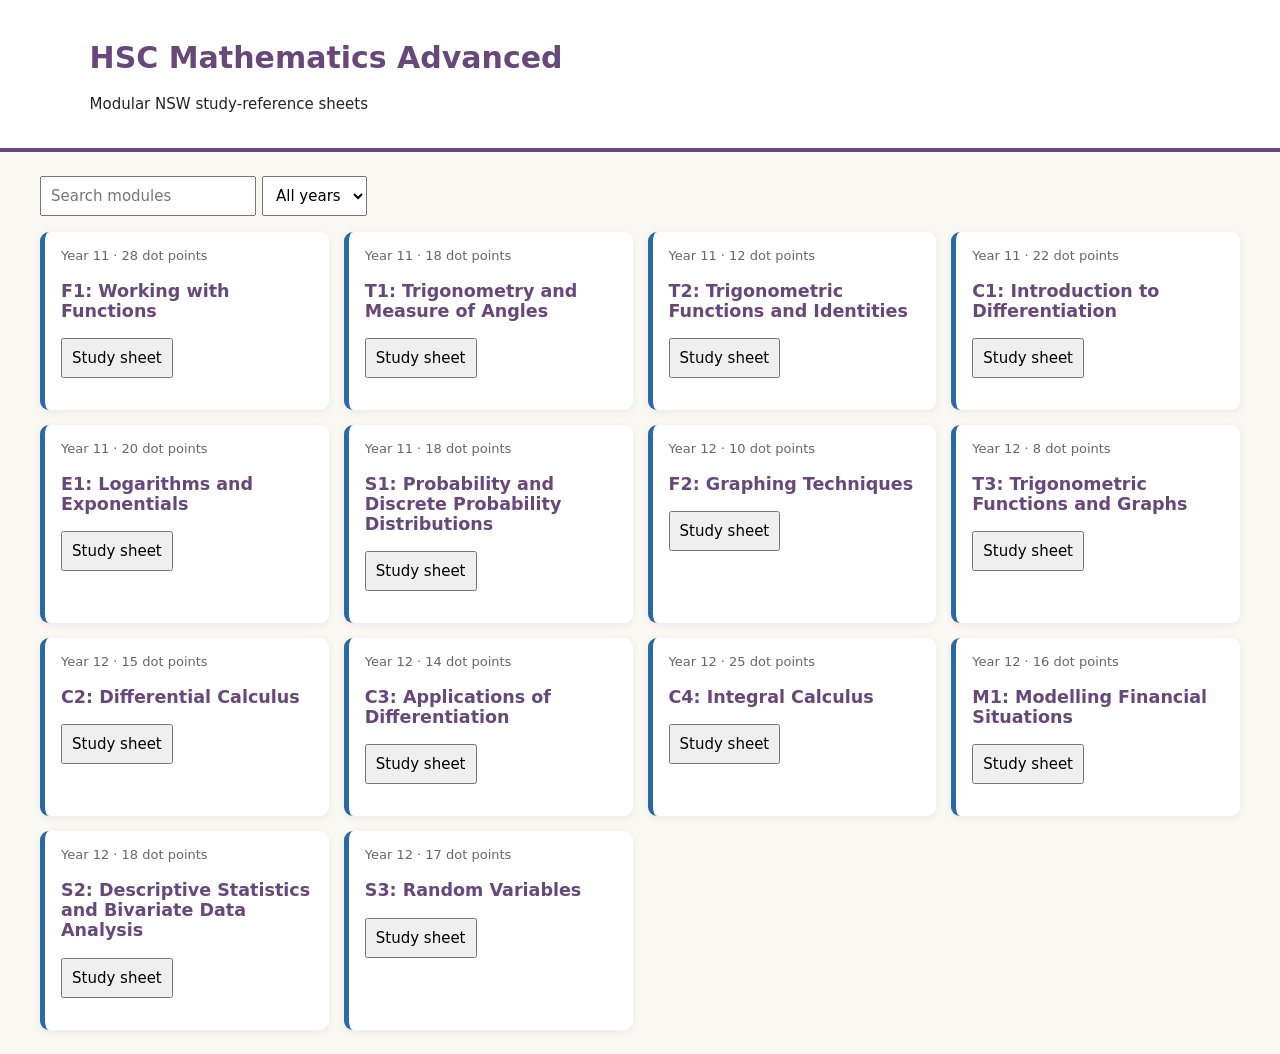
<file: index.html>
<!doctype html><meta charset="utf-8"><meta name="viewport" content="width=device-width,initial-scale=1"><link rel="stylesheet" href="styles.css"><title>HSC Study Sheets</title><header><h1>HSC Mathematics Advanced</h1><p>Modular NSW study-reference sheets</p></header><main><input id="q" placeholder="Search modules"><select id="year"><option value="">All years</option><option>Year 11</option><option>Year 12</option></select><div id="cards"></div><article id="sheet" hidden></article></main><script src="app.js"></script>
</file>
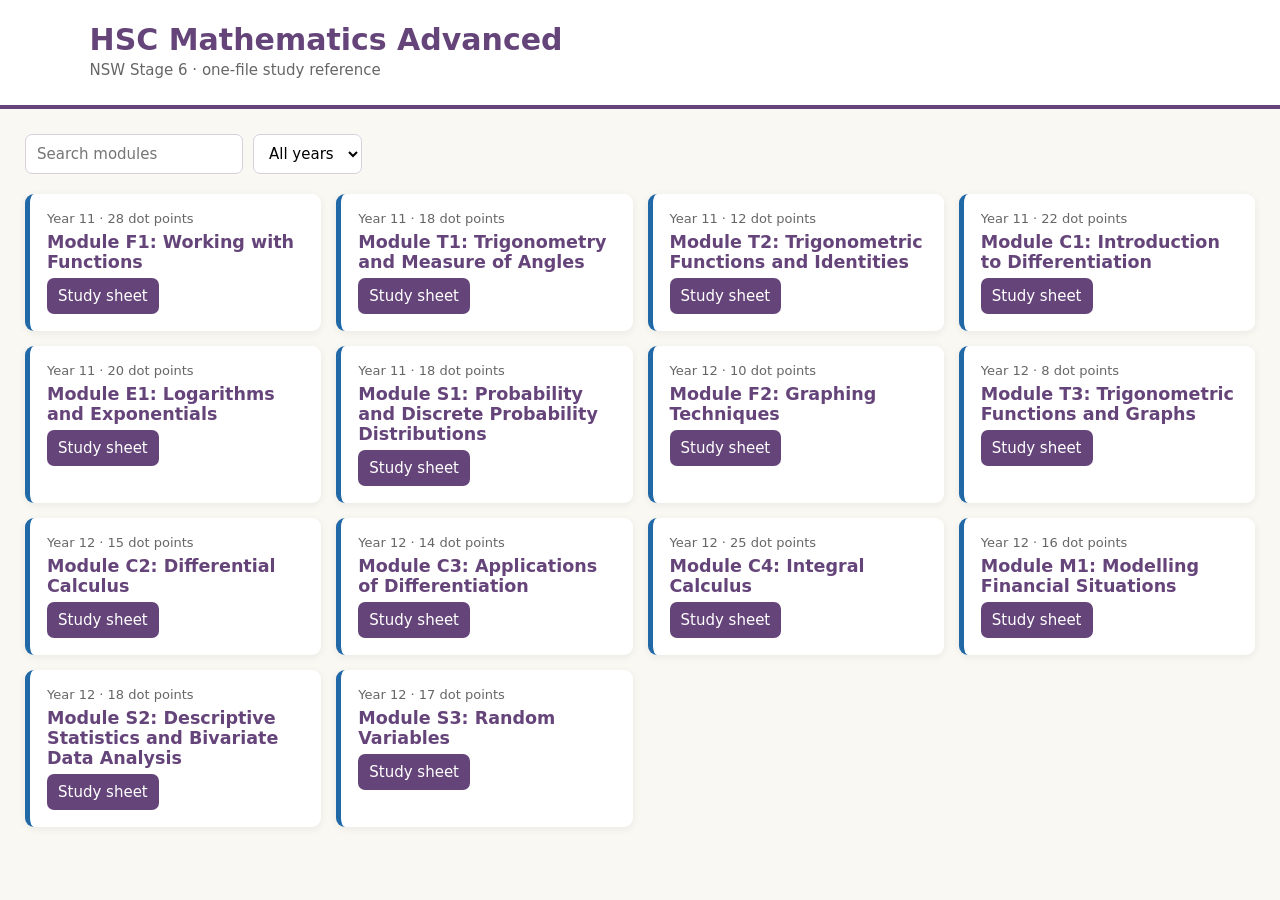
<file: static/hsc-maths-advanced-single-file.html>
<!doctype html><html><head><meta charset="utf-8"><meta name="viewport" content="width=device-width,initial-scale=1"><title>HSC Mathematics Advanced</title><style>:root{--p:#65447a;--b:#2168a7;--g:#267653;--r:#b93636}*{box-sizing:border-box}body{margin:0;background:#faf8f3;color:#27232c;font:15px system-ui,sans-serif}header{padding:22px 7%;background:#fff;border-bottom:4px solid var(--p)}h1{margin:0;color:var(--p)}header p{margin:4px 0;color:#666}main{max-width:1280px;margin:auto;padding:25px}.controls{display:flex;gap:10px;flex-wrap:wrap;margin-bottom:20px}input,select,button{font:inherit;padding:9px 11px;border:1px solid #d7d1dc;border-radius:7px;background:#fff}.grid{display:grid;grid-template-columns:repeat(auto-fit,minmax(270px,1fr));gap:15px}.card,section{background:#fff;border-radius:9px;box-shadow:0 2px 9px #0001}.card{padding:17px;border-left:5px solid var(--b)}.card h3{margin:6px 0;color:var(--p)}.meta{color:#666;font-size:13px}.primary{background:var(--p);color:white;border:0}article{max-width:1050px;margin:auto}article h2{color:var(--p)}section{margin:14px 0;padding:14px 18px}section h3{margin:-14px -18px 10px;padding:10px 18px;background:var(--p);color:#fff}.formula h3{background:var(--b)}.draw h3{background:var(--g)}.traps h3{background:var(--r)}li{margin:7px 0}.eq{font-family:ui-monospace,monospace;font-weight:bold;color:var(--b)}@media print{header,.controls,.back{display:none!important}main{padding:0}section{break-inside:avoid;box-shadow:none}body{font-size:10px}}</style></head><body><header><h1>HSC Mathematics Advanced</h1><p>NSW Stage 6 · one-file study reference</p></header><main><div class="controls" id="controls"><input id="q" placeholder="Search modules"><select id="y"><option value="">All years</option><option>Year 11</option><option>Year 12</option></select></div><div id="cards" class="grid"></div><article id="sheet" hidden></article></main><script>const modules=[{"number": "F1", "title": "Working with Functions", "year": "Year 11", "dotPoints": 28, "core": ["\u2605 Function: each input x has exactly one output y; vertical-line test", "Domain = permitted x-values; range = resulting y-values", "f(g(x)): apply g first; restrict domain", "Lines: gradient m; quadratics: vertex/intercepts/discriminant; circles fail function test"], "formulas": ["m=(y\u2082\u2212y\u2081)/(x\u2082\u2212x\u2081)", "y\u2212y\u2081=m(x\u2212x\u2081)", "x=(\u2212b\u00b1\u221a(b\u00b2\u22124ac))/(2a)", "(x\u2212a)\u00b2+(y\u2212b)\u00b2=r\u00b2"], "draw": ["Key labelled graph(s) for this module: axes, domain, intercepts/asymptotes or key parameters", "One exam-relevant representation showing the main relationship"], "traps": ["State restrictions/domain conditions", "Use radians where calculus or sector formulae require them", "Give every valid solution within the stated domain"]}, {"number": "T1", "title": "Trigonometry and Measure of Angles", "year": "Year 11", "dotPoints": 18, "core": ["\u2605 SOH CAH TOA for right triangles; sine/cosine rules for non-right triangles", "Radians: 180\u00b0 = \u03c0 rad; use radians in arc/sector formulae", "Unit circle: cos \u03b8 = x, sin \u03b8 = y; use quadrant signs", "Bearings: clockwise from north, written with three digits"], "formulas": ["a/sin A=b/sin B=c/sin C", "a\u00b2=b\u00b2+c\u00b2\u22122bc cos A", "Area=\u00bdab sin C", "l=r\u03b8; A=\u00bdr\u00b2\u03b8 (\u03b8 radians)"], "draw": ["Key labelled graph(s) for this module: axes, domain, intercepts/asymptotes or key parameters", "One exam-relevant representation showing the main relationship"], "traps": ["State restrictions/domain conditions", "Use radians where calculus or sector formulae require them", "Give every valid solution within the stated domain"]}, {"number": "T2", "title": "Trigonometric Functions and Identities", "year": "Year 11", "dotPoints": 12, "core": ["\u2605 sin\u00b2x + cos\u00b2x = 1; 1 + tan\u00b2x = sec\u00b2x", "cosec x = 1/sin x; sec x = 1/cos x; cot x = cos x/sin x", "Identity: true for all permitted x; equation: true only for solutions", "Convert to sin/cos, factorise, then solve over stated domain"], "formulas": ["cosec x=1/sin x; sec x=1/cos x", "sin\u00b2x+cos\u00b2x=1", "1+tan\u00b2x=sec\u00b2x"], "draw": ["Key labelled graph(s) for this module: axes, domain, intercepts/asymptotes or key parameters", "One exam-relevant representation showing the main relationship"], "traps": ["State restrictions/domain conditions", "Use radians where calculus or sector formulae require them", "Give every valid solution within the stated domain"]}, {"number": "C1", "title": "Introduction to Differentiation", "year": "Year 11", "dotPoints": 22, "core": ["\u2605 f\u2032(x) is tangent gradient and instantaneous rate of change", "f\u2032(x)=lim[h\u21920](f(x+h)\u2212f(x))/h; d/dx(x\u207f)=nx\u207f\u207b\u00b9", "f\u2032>0 increasing; f\u2032<0 decreasing; f\u2032=0 stationary", "v=ds/dt; a=dv/dt=d\u00b2s/dt\u00b2"], "formulas": ["f\u2032(x)=lim[h\u21920](f(x+h)\u2212f(x))/h", "(uv)\u2032=uv\u2032+vu\u2032", "(u/v)\u2032=(vu\u2032\u2212uv\u2032)/v\u00b2", "dy/dx=(dy/du)(du/dx)"], "draw": ["Key labelled graph(s) for this module: axes, domain, intercepts/asymptotes or key parameters", "One exam-relevant representation showing the main relationship"], "traps": ["State restrictions/domain conditions", "Use radians where calculus or sector formulae require them", "Give every valid solution within the stated domain"]}, {"number": "E1", "title": "Logarithms and Exponentials", "year": "Year 11", "dotPoints": 20, "core": ["\u2605 y=a\u02e3 \u2194 x=log\u2090y; a>0, a\u22601, y>0", "Log laws: product adds, quotient subtracts, powers multiply", "ln x=log\u2091x; e^(ln x)=x; ln(e\u02e3)=x", "y=a\u02e3 and y=log\u2090x are inverse reflections in y=x"], "formulas": ["log\u2090(mn)=log\u2090m+log\u2090n", "log\u2090(m\u207f)=n log\u2090m", "log\u2090x=log\u1d66x/log\u1d66a", "d(e\u02e3)/dx=e\u02e3"], "draw": ["Key labelled graph(s) for this module: axes, domain, intercepts/asymptotes or key parameters", "One exam-relevant representation showing the main relationship"], "traps": ["State restrictions/domain conditions", "Use radians where calculus or sector formulae require them", "Give every valid solution within the stated domain"]}, {"number": "S1", "title": "Probability and Discrete Probability Distributions", "year": "Year 11", "dotPoints": 18, "core": ["\u2605 P(A\u2032)=1\u2212P(A); P(A\u222aB)=P(A)+P(B)\u2212P(A\u2229B)", "P(A|B)=P(A\u2229B)/P(B); independent: P(A\u2229B)=P(A)P(B)", "Discrete distribution: \u03a3P(X=x)=1; E(X)=\u03a3xP(X=x)", "Var(X)=E(X\u00b2)\u2212\u03bc\u00b2; \u03c3=\u221aVar(X)"], "formulas": ["P(A|B)=P(A\u2229B)/P(B)", "E(X)=\u03a3xP(X=x)", "Var(X)=E(X\u00b2)\u2212\u03bc\u00b2"], "draw": ["Key labelled graph(s) for this module: axes, domain, intercepts/asymptotes or key parameters", "One exam-relevant representation showing the main relationship"], "traps": ["State restrictions/domain conditions", "Use radians where calculus or sector formulae require them", "Give every valid solution within the stated domain"]}, {"number": "F2", "title": "Graphing Techniques", "year": "Year 12", "dotPoints": 10, "core": ["\u2605 y=kf(a(x+b))+c: horizontal changes first, then vertical", "f(x+b) shifts left b; f(ax) horizontal factor 1/a", "Find intercepts, asymptotes, sign, symmetry and discontinuities before sketching", "Inequalities: f(x)>0 where graph is above x-axis"], "formulas": ["y=kf(a(x+b))+c"], "draw": ["Key labelled graph(s) for this module: axes, domain, intercepts/asymptotes or key parameters", "One exam-relevant representation showing the main relationship"], "traps": ["State restrictions/domain conditions", "Use radians where calculus or sector formulae require them", "Give every valid solution within the stated domain"]}, {"number": "T3", "title": "Trigonometric Functions and Graphs", "year": "Year 12", "dotPoints": 8, "core": ["\u2605 y=k sin(a(x+b))+c, and equivalent cos/tan forms", "Amplitude |k|; sin/cos period 2\u03c0/a; tan period \u03c0/a", "Phase shift = \u2212b; midline y=c; sin/cos range [c\u2212|k|,c+|k|]", "Solve every solution in the given domain; model periodic phenomena"], "formulas": ["Amplitude=|k|", "Period sin/cos=2\u03c0/a; tan=\u03c0/a"], "draw": ["Key labelled graph(s) for this module: axes, domain, intercepts/asymptotes or key parameters", "One exam-relevant representation showing the main relationship"], "traps": ["State restrictions/domain conditions", "Use radians where calculus or sector formulae require them", "Give every valid solution within the stated domain"]}, {"number": "C2", "title": "Differential Calculus", "year": "Year 12", "dotPoints": 15, "core": ["\u2605 (sin x)\u2032=cos x; (cos x)\u2032=\u2212sin x; (tan x)\u2032=sec\u00b2x", "(a\u02e3)\u2032=(ln a)a\u02e3; (ln x)\u2032=1/x; (log\u2090x)\u2032=1/(x ln a)", "Chain: [e^(f(x))]\u2032=f\u2032e^f; [ln f]\u2032=f\u2032/f", "Use product, quotient and chain rules; simplify logarithms first"], "formulas": ["(sin x)\u2032=cos x; (cos x)\u2032=\u2212sin x", "(a\u02e3)\u2032=(ln a)a\u02e3", "(ln x)\u2032=1/x"], "draw": ["Key labelled graph(s) for this module: axes, domain, intercepts/asymptotes or key parameters", "One exam-relevant representation showing the main relationship"], "traps": ["State restrictions/domain conditions", "Use radians where calculus or sector formulae require them", "Give every valid solution within the stated domain"]}, {"number": "C3", "title": "Applications of Differentiation", "year": "Year 12", "dotPoints": 14, "core": ["\u2605 f\u2032 sign gives increasing/decreasing; f\u2032=0 gives stationary candidates", "f\u2033>0 concave up; f\u2033<0 concave down", "At stationary: f\u2033>0 local min; f\u2033<0 local max", "Optimisation: define variable/function \u2192 differentiate \u2192 classify \u2192 check endpoints/constraints"], "formulas": ["f\u2032(x)=0", "f\u2033(x)>0 min; f\u2033(x)<0 max"], "draw": ["Key labelled graph(s) for this module: axes, domain, intercepts/asymptotes or key parameters", "One exam-relevant representation showing the main relationship"], "traps": ["State restrictions/domain conditions", "Use radians where calculus or sector formulae require them", "Give every valid solution within the stated domain"]}, {"number": "C4", "title": "Integral Calculus", "year": "Year 12", "dotPoints": 25, "core": ["\u2605 \u222bx\u207fdx=x\u207f\u207a\u00b9/(n+1)+c, n\u2260\u22121; \u222b1/x dx=ln|x|+c", "\u222b\u2090\u1d47f(x)dx=F(b)\u2212F(a); definite integrals are signed areas", "Area between curves = \u222b(top\u2212bottom)dx; split at crossings", "Trapezoidal rule estimates area; total change = \u222b rate"], "formulas": ["\u222bx\u207fdx=x\u207f\u207a\u00b9/(n+1)+c", "\u222b\u2090\u1d47f(x)dx=F(b)\u2212F(a)", "\u222bsin(ax+b)dx=\u2212cos(ax+b)/a"], "draw": ["Key labelled graph(s) for this module: axes, domain, intercepts/asymptotes or key parameters", "One exam-relevant representation showing the main relationship"], "traps": ["State restrictions/domain conditions", "Use radians where calculus or sector formulae require them", "Give every valid solution within the stated domain"]}, {"number": "M1", "title": "Modelling Financial Situations", "year": "Year 12", "dotPoints": 16, "core": ["\u2605 Compound interest: A=P(1+r)\u207f; align rate and number of periods", "Arithmetic: T\u2099=a+(n\u22121)d; geometric: T\u2099=ar\u207f\u207b\u00b9", "S\u2099 geometric = a(1\u2212r\u207f)/(1\u2212r); limiting S=a/(1\u2212r), |r|<1", "Annuities use regular contributions/withdrawals and compound interest"], "formulas": ["A=P(1+r)\u207f", "T\u2099=a+(n\u22121)d; T\u2099=ar\u207f\u207b\u00b9", "S\u2099=a(1\u2212r\u207f)/(1\u2212r)"], "draw": ["Key labelled graph(s) for this module: axes, domain, intercepts/asymptotes or key parameters", "One exam-relevant representation showing the main relationship"], "traps": ["State restrictions/domain conditions", "Use radians where calculus or sector formulae require them", "Give every valid solution within the stated domain"]}, {"number": "S2", "title": "Descriptive Statistics and Bivariate Data Analysis", "year": "Year 12", "dotPoints": 18, "core": ["\u2605 Describe scatterplots by form, direction and strength", "r measures linear association only; correlation does not establish causation", "IQR=Q\u2083\u2212Q\u2081; outliers below Q\u2081\u22121.5IQR or above Q\u2083+1.5IQR", "Interpolation is within data range; extrapolation is less reliable"], "formulas": ["IQR=Q\u2083\u2212Q\u2081", "outlier <Q\u2081\u22121.5IQR or >Q\u2083+1.5IQR", "y=mx+c"], "draw": ["Key labelled graph(s) for this module: axes, domain, intercepts/asymptotes or key parameters", "One exam-relevant representation showing the main relationship"], "traps": ["State restrictions/domain conditions", "Use radians where calculus or sector formulae require them", "Give every valid solution within the stated domain"]}, {"number": "S3", "title": "Random Variables", "year": "Year 12", "dotPoints": 17, "core": ["\u2605 PDF: f(x)\u22650 and total area =1; probability is area under curve", "P(a\u2264X\u2264b)=\u222b\u2090\u1d47f(x)dx; P(X=x)=0 for continuous X", "Normal model: symmetric, specified by \u03bc and \u03c3; z=(x\u2212\u03bc)/\u03c3", "Empirical rule: 68%, 95%, 99.7% within 1, 2, 3 \u03c3"], "formulas": ["\u222bf(x)dx=1", "P(a\u2264X\u2264b)=\u222b\u2090\u1d47f(x)dx", "z=(x\u2212\u03bc)/\u03c3"], "draw": ["Key labelled graph(s) for this module: axes, domain, intercepts/asymptotes or key parameters", "One exam-relevant representation showing the main relationship"], "traps": ["State restrictions/domain conditions", "Use radians where calculus or sector formulae require them", "Give every valid solution within the stated domain"]}];const $=s=>document.querySelector(s);function cards(){let q=$('#q').value.toLowerCase(),y=$('#y').value;$('#cards').innerHTML=modules.filter(m=>(!q||JSON.stringify(m).toLowerCase().includes(q))&&(!y||m.year==y)).map((m,i)=>`<div class=card><div class=meta>${m.year} · ${m.dotPoints} dot points</div><h3>Module ${m.number}: ${m.title}</h3><button class=primary onclick="openM(${i})">Study sheet</button></div>`).join('')}function L(a){return'<ul>'+a.map(x=>'<li>'+x+'</li>').join('')+'</ul>'}function openM(i){let m=modules[i];$('#cards').hidden=true;$('#controls').hidden=true;$('#sheet').hidden=false;$('#sheet').innerHTML=`<button class=back onclick="location.reload()">← Dashboard</button> <button class=back onclick="print()">Print / export</button><h2>Mathematics Advanced — Module ${m.number}: ${m.title}</h2><section><h3>Core Ideas</h3>${L(m.core)}</section><section class=formula><h3>Formula Box</h3>${m.formulas.map(x=>`<p class=eq>${x}</p>`).join('')}</section><section class=draw><h3>Draw These</h3>${L(m.draw)}</section><section class=draw><h3>Practicals</h3><p>Use only investigations explicitly required by your teacher/syllabus. Record aim, IV, DV, controls, expected graph, limitations and improvement.</p></section><section class=traps><h3>Exam Traps</h3>${L(m.traps)}</section><section><h3>Know but Don’t Write</h3><p>Detailed derivations, proofs and extended examples: revise separately; preserve your page for high-yield content.</p></section>`}$('#q').oninput=cards;$('#y').onchange=cards;cards();</script></body></html>
</file>
<file: styles.css>
body{margin:0;background:#faf8f3;color:#24212a;font:15px system-ui,sans-serif}header{padding:20px 7%;background:#fff;border-bottom:4px solid #68477b}h1,h2,h3{color:#68477b}main{max-width:1200px;margin:auto;padding:24px}input,select,button{padding:9px;margin:0 6px 16px 0;font:inherit}#cards{display:grid;grid-template-columns:repeat(auto-fit,minmax(270px,1fr));gap:15px}.card,section{background:#fff;padding:16px;border-radius:9px;box-shadow:0 2px 8px #0001}.card{border-left:5px solid #2869a8}.meta,.small{color:#666;font-size:13px}section{margin:14px 0}section h3{margin:-16px -16px 10px;padding:10px 16px;background:#68477b;color:#fff}.formula h3{background:#2869a8}.draw h3,.practical h3{background:#277553}.traps h3{background:#b73535}.eq{font-family:monospace;font-weight:bold;color:#2869a8}@media print{header,input,select,button,#cards{display:none}main{padding:0}section{break-inside:avoid}body{font-size:10px}}
</file>
